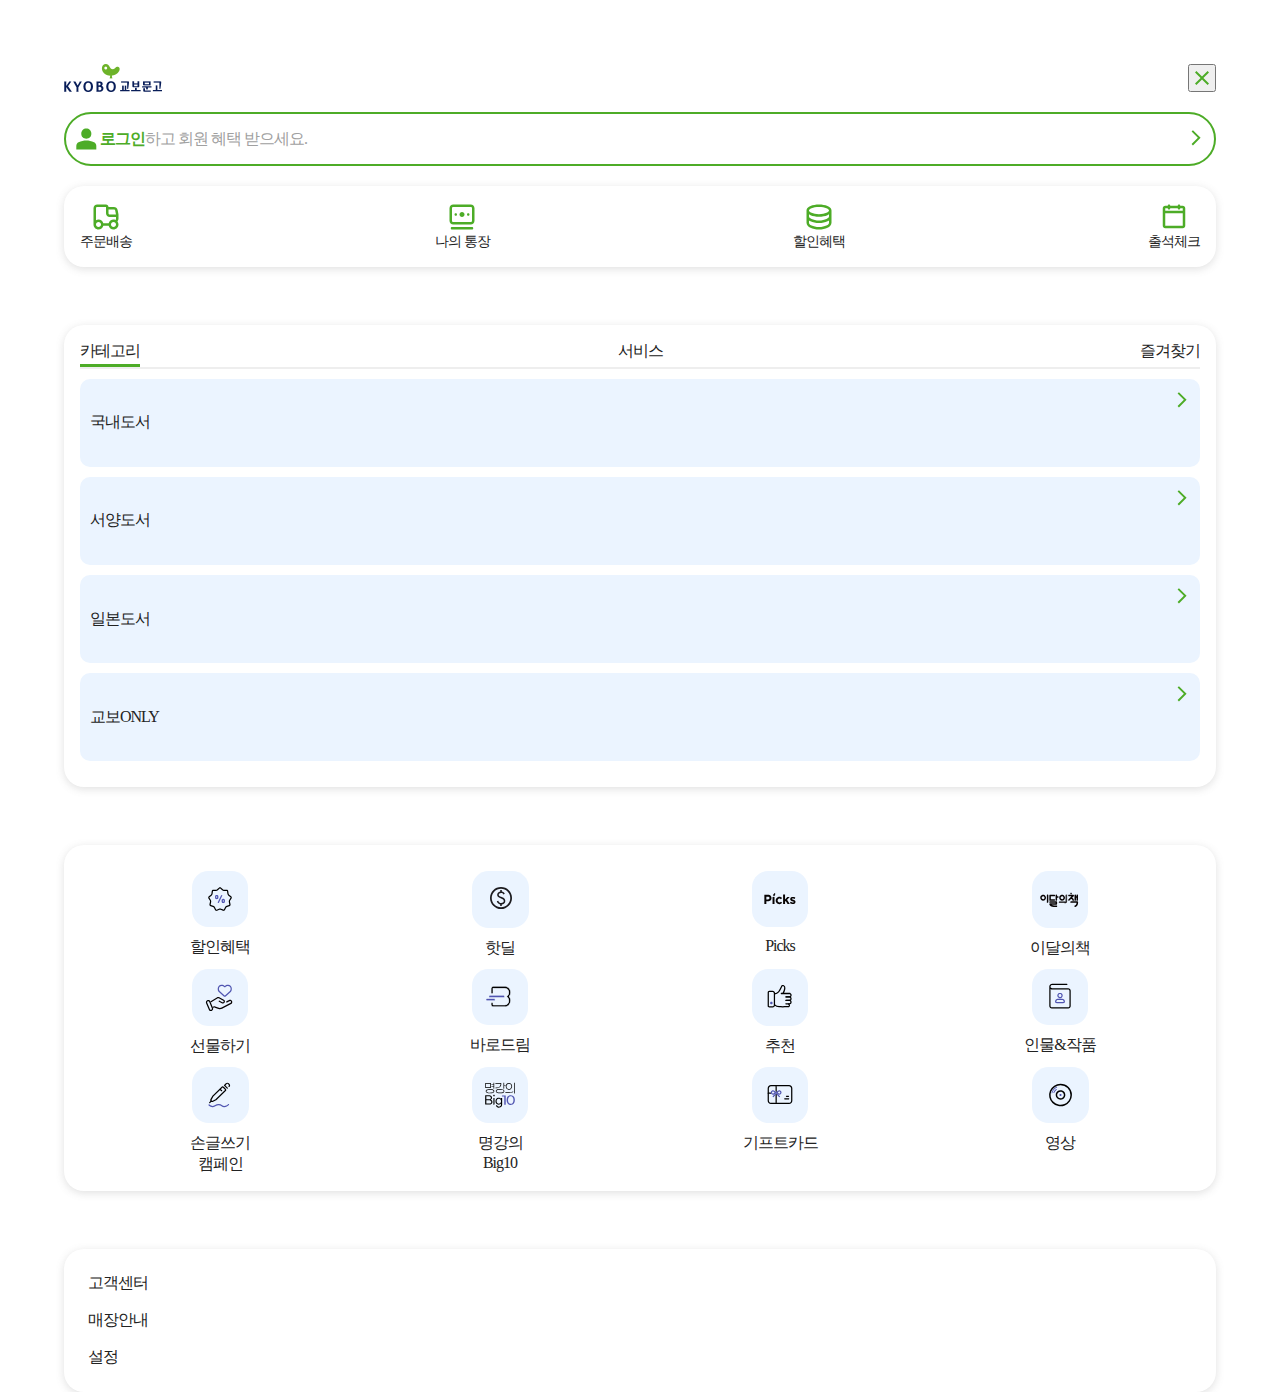
<file: menu.html>
<!DOCTYPE html>
<html lang="euc-kr">
<head>
    <meta charset="UTF-8">
    <meta name="viewport" content="width=device-width, initial-scale=1.0">
    <link rel="stylesheet" href="./menu.css">
    <title>menu</title>
</head>
<body>
    <header>
        <div class="inner">
            <h1><a href="index.html"><img src="./images/logo_kyobo.png" alt="교보문고"></a></h1>
            <button><img src="./images/close.svg" alt="닫기"></button>
            <a href="#" class="menu__login">
            
                    <span><img src="./images/person.svg" alt="로그인 아이콘"> 로그인</span>하고 회원 혜택 받으세요.
         
            </a> 
    
            <ul class="menu__main book__wrap__white">
                <li><a href="#"><img src="./images/truck.svg" alt="주문배송">주문배송</a></li>
                <li><a href="#"><img src="./images/money.svg" alt="나의 통장">나의 통장</a></li>
                <li><a href="#"><img src="./images/coins.svg" alt="할인혜택">할인혜택</a></li>
                <li><a href="#"><img src="./images/calendar.svg" alt="출석체크">출석체크</a></li>
            </ul>
        </div>

    </header>

    <div class="inner">
        <section>
            <div class="menu__category__wrap book__wrap__white">
                <ul class="main__categoty">
                    <li><a href="#" class="on">카테고리</a></li>
                    <li><a href="#">서비스</a></li>
                    <li><a href="#">즐겨찾기</a></li>
                </ul> 
        
                <div class="menu__category">
                    <a href="#">국내도서</a>
                </div>
        
                <div class="menu__category">
                    <a href="#">서양도서</a>
                </div>
    
                <div class="menu__category">
                    <a href="#">일본도서</a>
                </div>
    
                <div class="menu__category">
                    <a href="#">교보ONLY</a>
                </div>
            </div>
    
        </section>
    
    
        <section class="book__wrap__white">
            <ul class="menu__marketing">
                <li><a href="#"><img src="./images/ico_marketing01.svg" alt="할인혜택">할인혜택</a></li>
                <li><a href="#"><img src="./images/ico_marketing02.svg" alt="핫딜">핫딜</a></li>
                <li><a href="#"><img src="./images/ico_marketing03.svg" alt="Picks">Picks</a></li>
                <li><a href="#"><img src="./images/ico_marketing04.svg" alt="이달의책">이달의책</a></li>
                <li><a href="#"><img src="./images/ico_marketing05.svg" alt="선물하기">선물하기</a></li>
                <li><a href="#"><img src="./images/ico_marketing06.svg" alt="바로드림">바로드림</a></li>
                <li><a href="#"><img src="./images/ico_marketing07.svg" alt="추천">추천</a></li>
                <li><a href="#"><img src="./images/ico_marketing08.svg" alt="인물&작품">인물&작품</a></li>
                <li><a href="#"><img src="./images/ico_marketing09.svg" alt="손글쓰기캠페인">손글쓰기<br>캠페인</a></li>
                <li><a href="#"><img src="./images/ico_marketing10.svg" alt="명강의Big10">명강의<br>Big10</a></li>
                <li><a href="#"><img src="./images/ico_marketing11.svg" alt="기프트카드">기프트카드</a></li>
                <li><a href="#"><img src="./images/ico_marketing12.svg" alt="음반/영상">영상</a></li>
    
            </ul>
        </section>
    
        <section class="book__wrap__white">
            <ul class="menu__etc">
                <li><a href=#">고객센터</a></li>
                <li><a href=#">매장안내</a></li>
                <li><a href=#">설정</a></li>
            </ul>
        </section>
    </div>

    
</body>
</html>
</file>
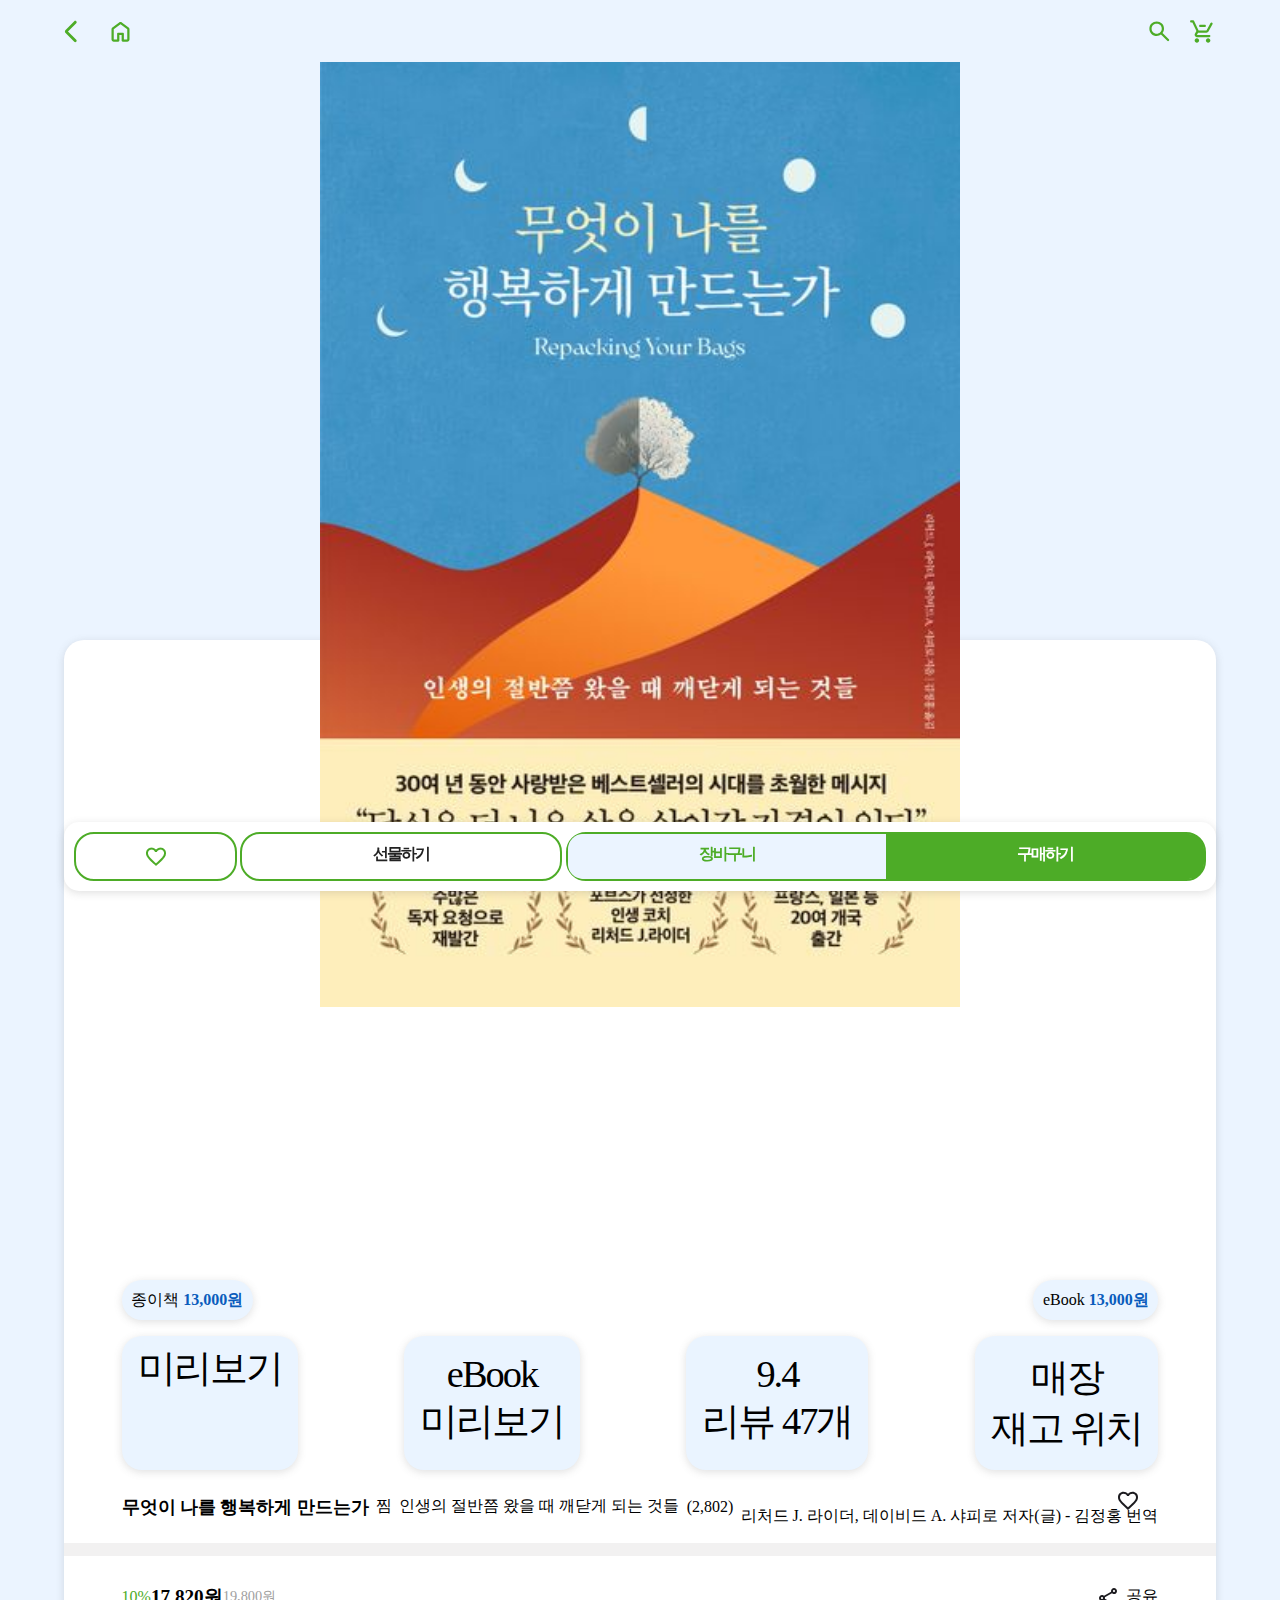
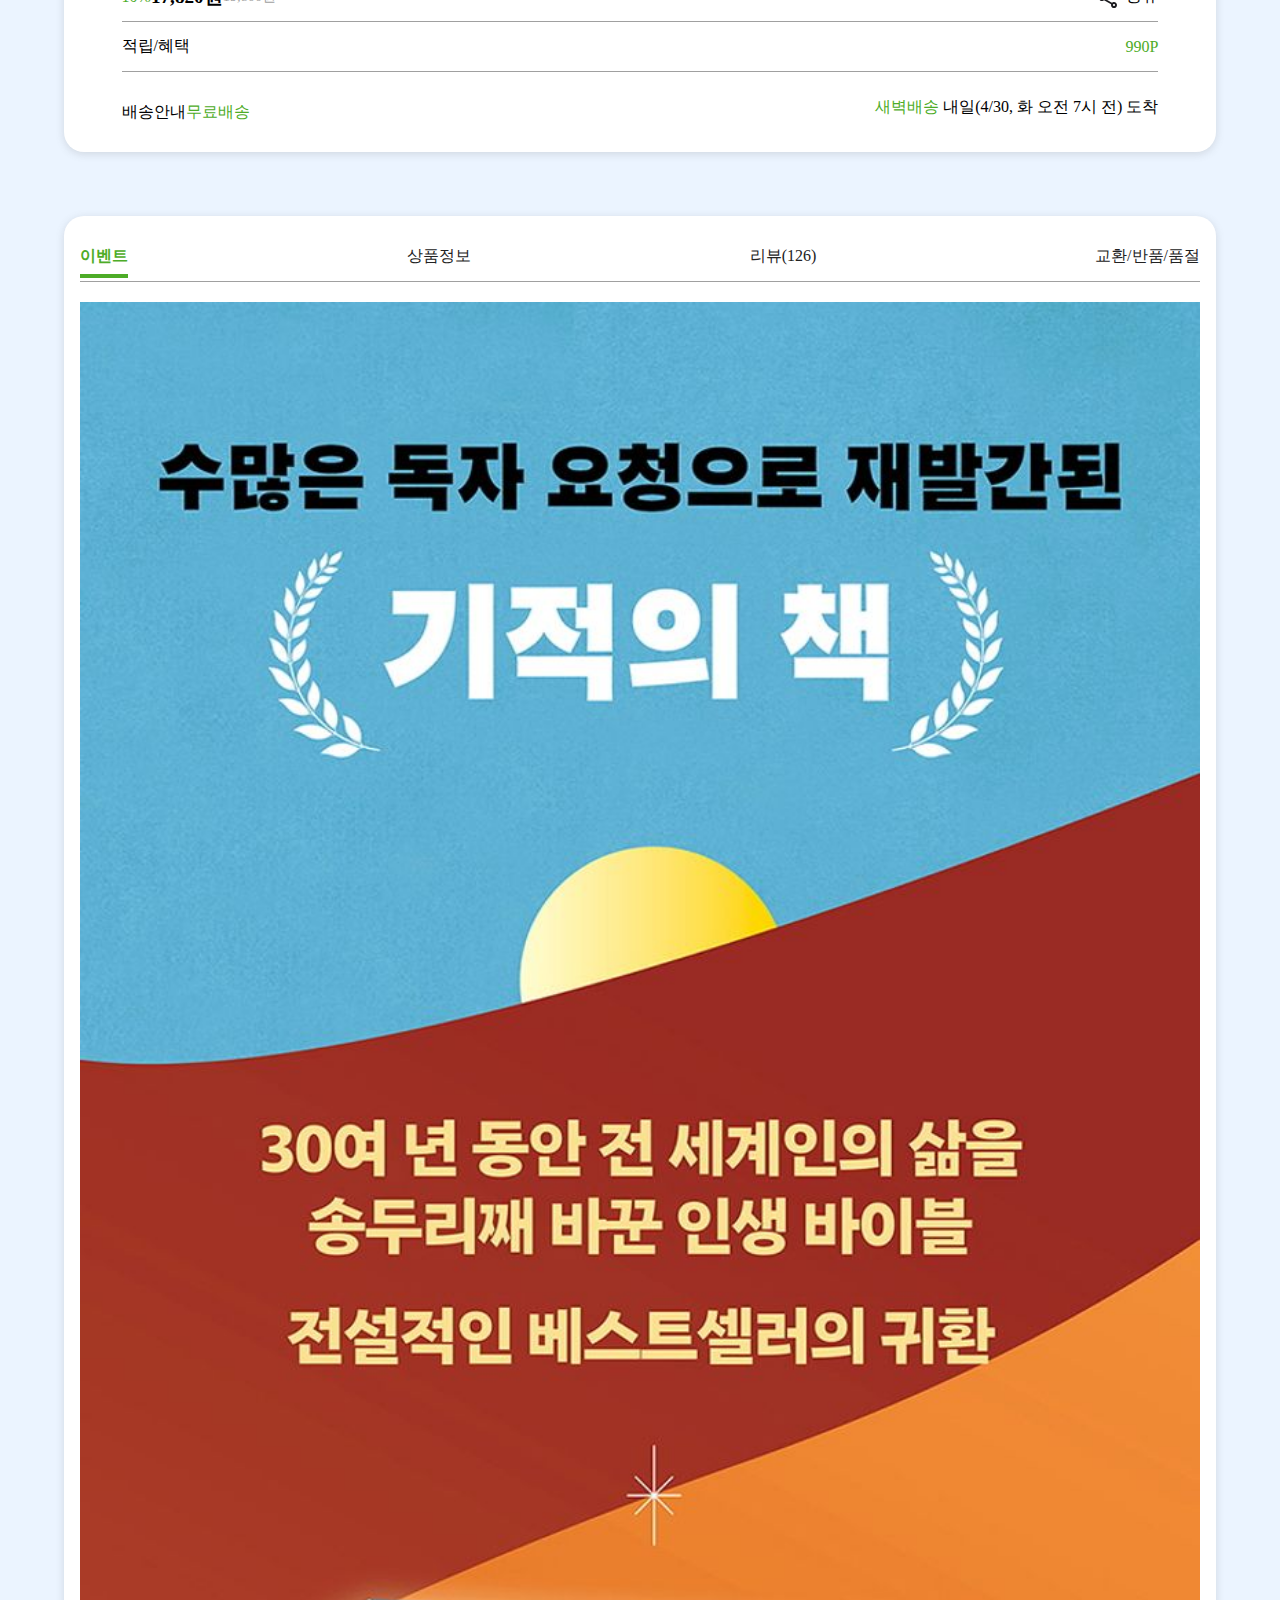
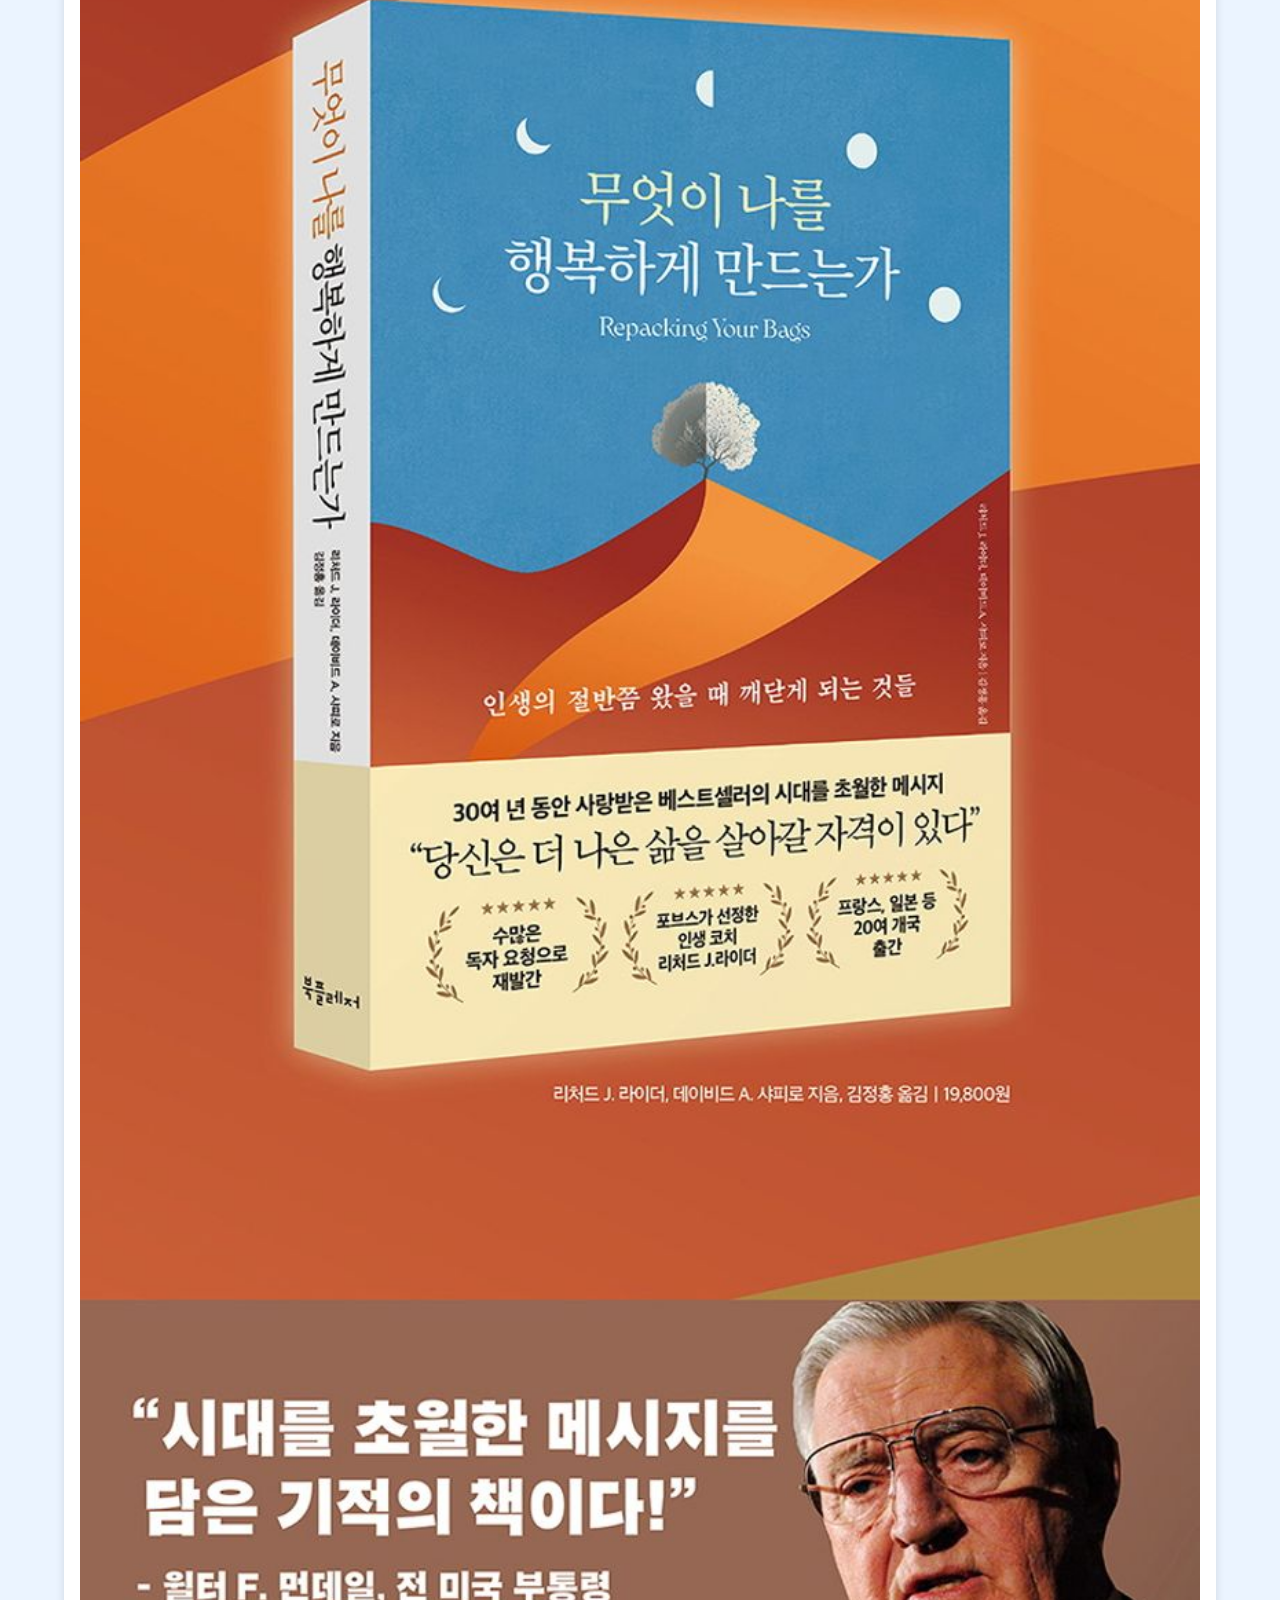
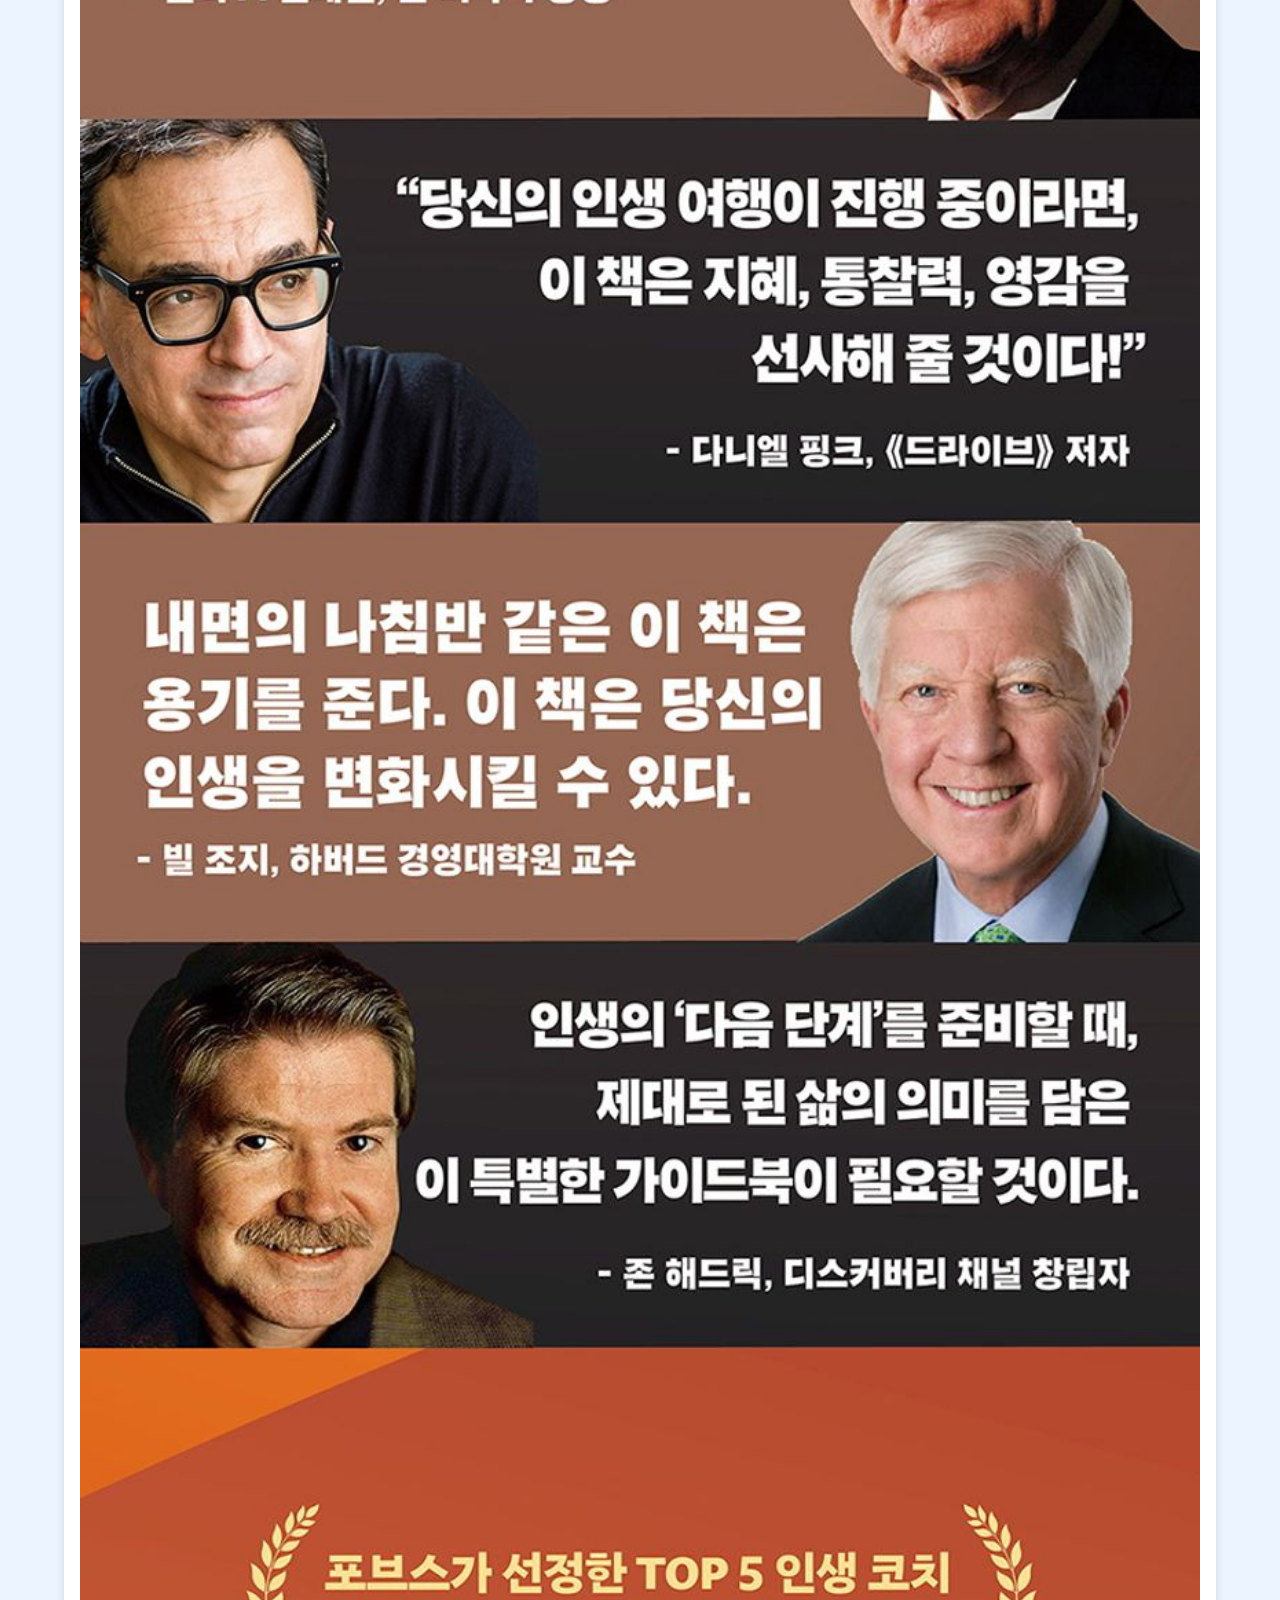
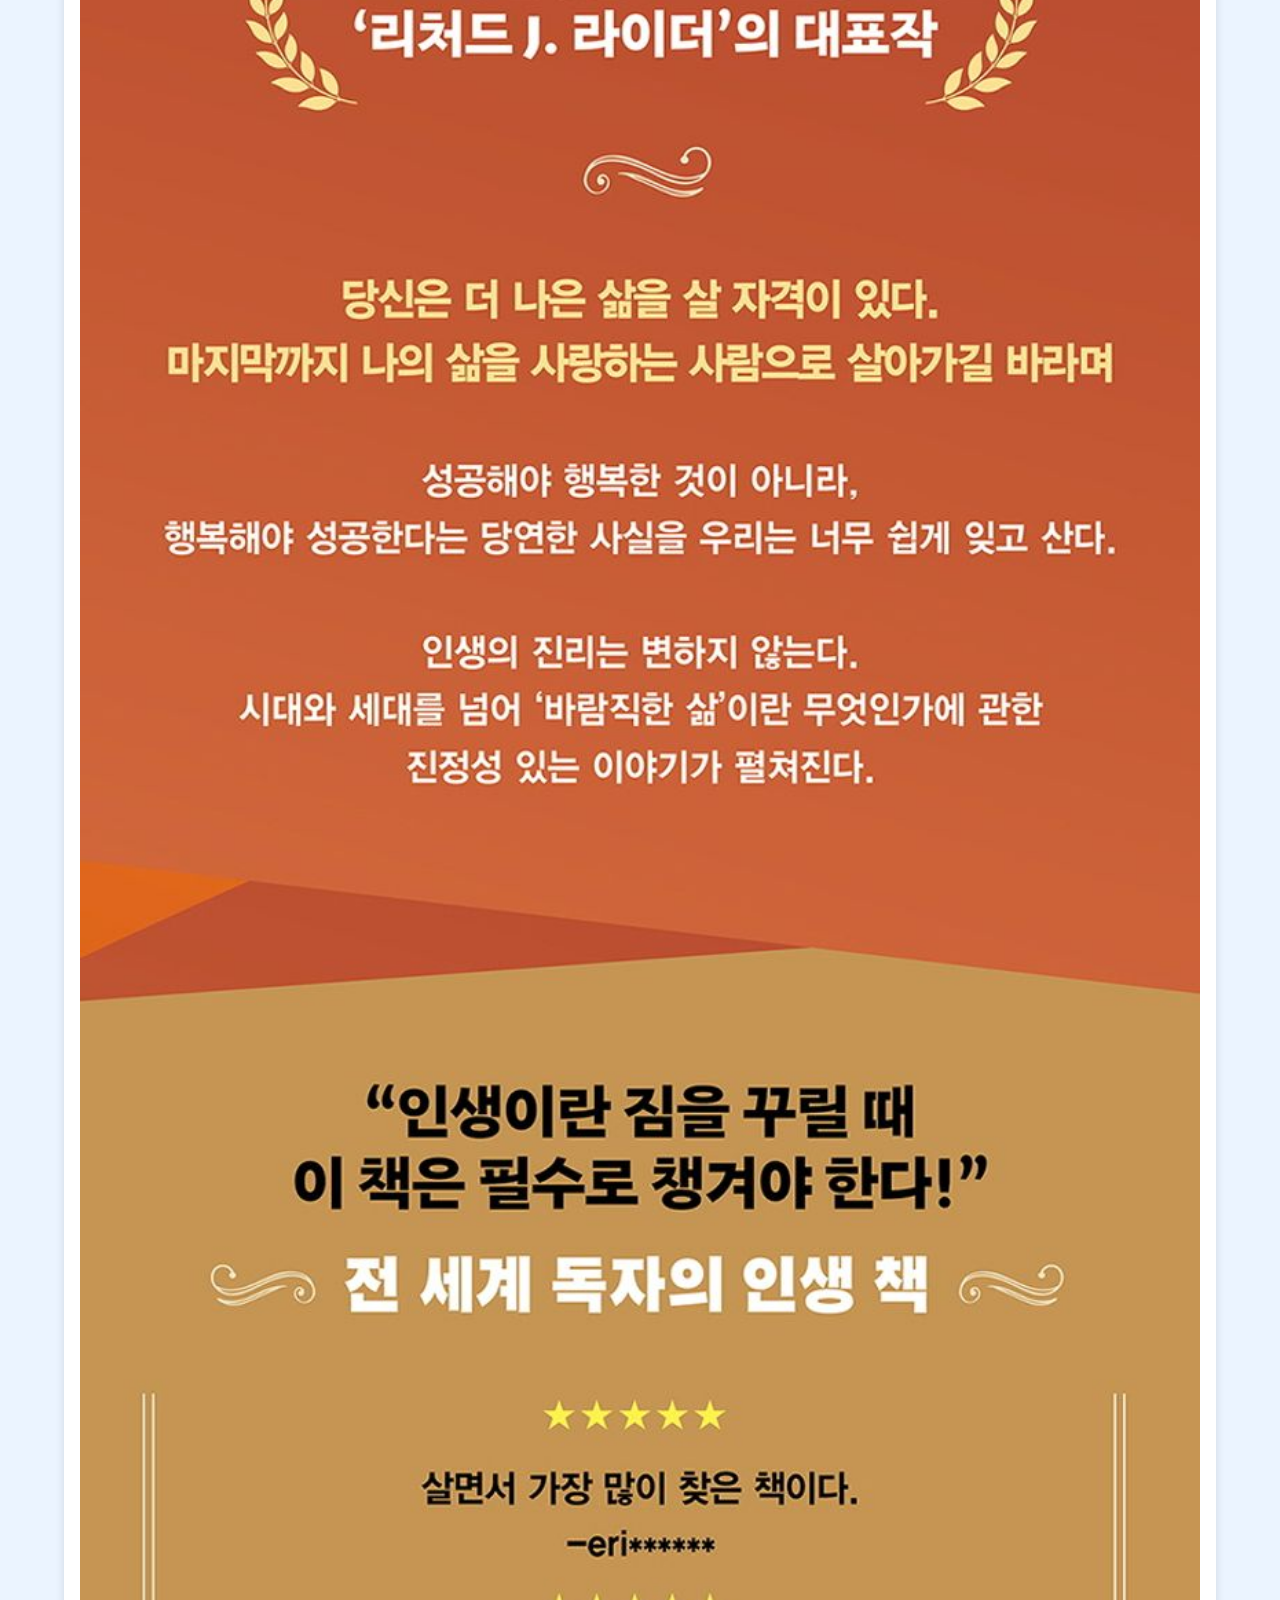
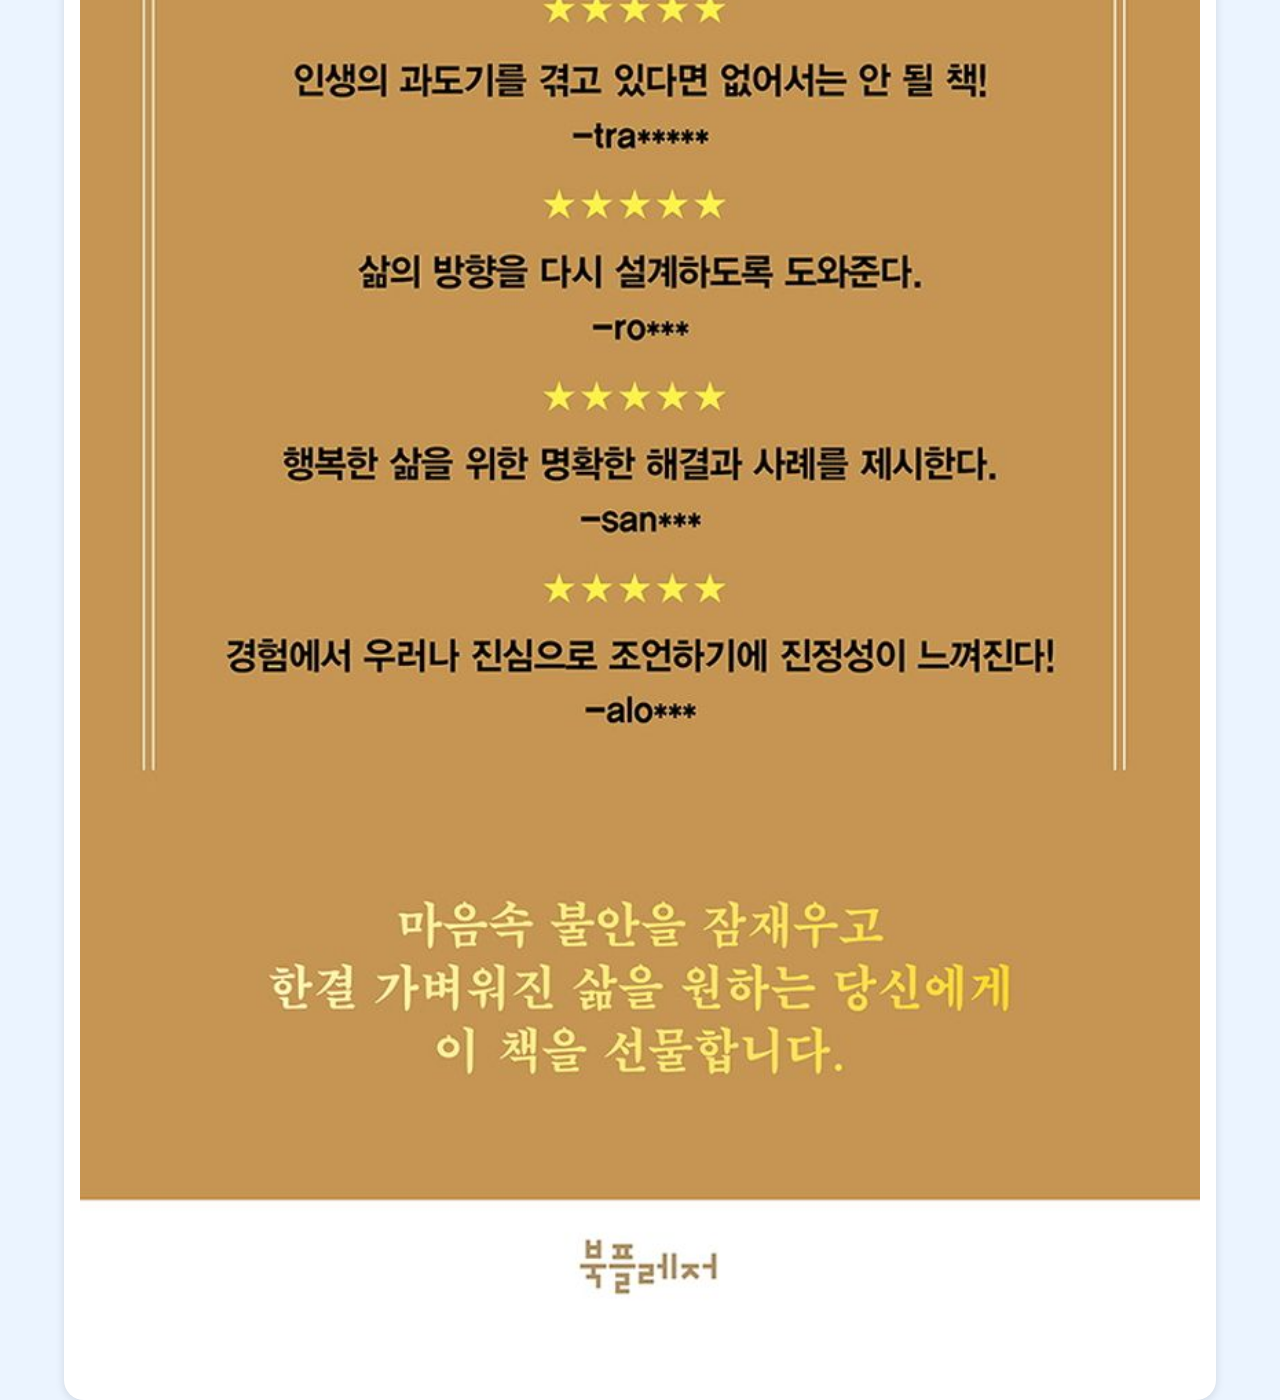
<file: sub.html>
<!DOCTYPE html>
<html lang="euc-kr">
<head>
    <meta charset="UTF-8">
    <meta name="viewport" content="width=device-width, initial-scale=1.0">
    <!-- css style -->
    <link rel="stylesheet" href="sub__style.css">
    <title>도서 상세 페이지</title>
</head>
<body>

    <header>
        <nav  class="inner">
            <ul>
                <li><a href="#"><img src="./images/arrow_back.svg" alt="뒤로가기"></a></li>
                <li><a href="#"><img src="./images/home_s.svg" alt="메인으로 이동"></a></li>
                <li class="auto"><a href="#"><img src="./images/search_s.svg" alt="검색하기"></a></li>
                <li><a href="#"><img src="./images/cart_s.svg" alt="장바구니"></a></li>
            </ul>
        </nav>
    </header>

    <main class="book__wrap__white inner">

        <div class="inner">

            <div class="book__obj"><img src="./images/book2.jpg" alt=""></div>
            <ul class="price__area">
                <li class="book__wrap__blue">종이책 <span>13,000원</span></li>
                <li class="book__wrap__blue">eBook <span>13,000원</span></li>
            </ul>
            <ul class="info__area">
                <li class="book__wrap__blue">미리보기</li>
                <li class="book__wrap__blue">
                    eBook<br/>
                    미리보기
                </li>
                <li class="book__wrap__blue">
                    9.4<br/>
                    리뷰 47개
                </li>
                <li class="book__wrap__blue">매장<br/>재고 위치</li>
            </ul>


            <ul class="title__area">
                <li><h1>무엇이 나를 행복하게 만드는가</h1></li>
                <li class="ico_wish">찜</li>
                <li>인생의 절반쯤 왔을 때 깨닫게 되는 것들</li>
                <li>(2,802)</li>
                <li>리처드 J. 라이더, 데이비드 A. 샤피로 저자(글) - 김정홍 
                    번역</li>
            </ul>
        </div>
        <div class="section__border"></div>

        <div class="other__info inner">
            <ul>
                <li class="green">10%</li>
                <li class="sale">17,820원</li>
                <li class="price">19,800원</li>
                <li class="share">공유</li>
            </ul>
            <ul>
                <li>적립/혜택</li>
                <li class="green">990P</li>
            </ul>
            <ul>
                <li>배송안내</li>
                <li class="green">무료배송</li>
                <li> <span class="green">새벽배송</span>
                    내일(4/30, 화 오전 7시 전) 도착</li>
            </ul>
        </div>
    </main>

    <section class="product__detail book__wrap__white inner">
        <ul>
            <li><a  class="on" href="#">이벤트</a></li>
            <li><a href="#">상품정보</a></li>
            <li><a href="#">리뷰(126)</a></li>
            <li><a href="#">교환/반품/품절</a></li>
        </ul>
        
        <div class="product__detail__area">
            <img src="./images/detail.jpg" alt="">
        </div>
    </section>


    <footer  id="tab__bar">
        <ul>
            <li><a href="#"><img src="./images/favorite_g.png" alt="찜하기"></a></li>
            <li><a href="#">선물하기</a></li>
            <li>
                <a href="#" class="tab__cart">
                    <span>장바구니</span>
                </a>
                <a href="#" class="tab__buy">
                    <span>구매하기</span>
                </a>
            </li>
        </ul>
    </footer>


    
</body>
</html>
</file>
<file: menu.css>
@import url(./common.css);

a {letter-spacing: -1px;}
.book__wrap__white {margin-bottom: 5%;}

header { position: relative; margin-top: 5%; }
header h1 { width: 98px; }
header h1 a img { width: 100%; }
header button { position: absolute; top: 0; right: 5%; }

.menu__login { position: relative; display: inline-block; width: 100%; border: 2px solid var(--green-color); margin: 20px 0; border-radius: 30px; line-height: 50px;}
.menu__login img {margin-top: calc((50px - 22px)/2); margin-left: 10px;}
.menu__login span {font-weight: 600; color: var(--green-color);}
.menu__login {color: #A0A0A0;}
.menu__login::before {content: ''; display: inline-block; position: absolute; right:10px; top: calc((50px - 22px)/2); background: url(./images/menu_back.svg); width: 18px; height: 18px;}

.menu__main {display: flex; align-items: center; justify-content: space-between;}
.menu__main li a {font-size: 0.9rem; }
.menu__main li img {display: block; margin: 0 auto;}

.main__categoty {display: flex; justify-content: space-between;}
.main__categoty { padding-bottom: 5px; border-bottom: 2px solid #eee;}
.main__categoty a.on {padding-bottom: 5px; border-bottom: 3px solid var(--green-color);}

.menu__category { position: relative; width: 100%;margin: 10px 0;  background-color: var(--bg-primary); border-radius: 10px;}
.menu__category a { display: inline-block; width: 100%; height: 100%; padding:3% 0; padding-left: 10px; font-weight: 500;}
.menu__category a::before {content: ''; display: inline-block; position: absolute; right:10px; top: calc((40px - 18px)/2); background: url(./images/menu_back.svg); width: 18px; height: 18px;}

.menu__marketing {display: flex; justify-content: space-between; flex-wrap: wrap;  }
.menu__marketing li {width:25%; text-align: center;}
.menu__marketing li a {margin: 4px 0;}
.menu__marketing li img {display: block; margin: 10px auto; }

.menu__etc a { display: inline-block; padding: 0.5rem;}
</file>
<file: sub__style.css>
@import url(./common.css);

body {background-color: var(--bg-primary);}
header {position: fixed; top: 0; left: 0; width: 100%; background-color:var(--bg-primary) ; z-index: 999; }
header nav ul {display: flex; justify-content: flex-start; align-items: center; height: 62px; gap: 1rem; }
header nav ul li.auto {margin-left: auto;}

main.book__wrap__white {padding: 0;}
main.book__wrap__white { margin-top: 50%; padding-top: 50%;}
main.book__wrap__white .book__obj {position: absolute; top: 60px; left:calc((100% - 50%)/2); width:50%;}
main.book__wrap__white .book__obj img {width: 100%;}
main.book__wrap__white .price__area li {padding: 0.6rem;}
main.book__wrap__white .price__area span {color: var(--main-color); font-weight: 900;}
main.book__wrap__white .price__area {display: flex; align-items: center; justify-content:space-between; gap: 1rem;}
main.book__wrap__white .info__area {display: flex; justify-content: space-between; letter-spacing: -2px; gap: 0.5rem; text-align: center; font-size: 3vw; font-weight: 500; margin: 1rem 0; }
h1 > span {margin-left: auto;}
main.book__wrap__white .info__area li:first-child.book__wrap__blue { height: auto; line-height: 32px;}

.title__area { position: relative; display: flex; flex-wrap: wrap; justify-content: space-between; align-items: center;}
.title__area h1 {font-size: 1.1rem;}
.title__area .ico_wish::before {content: ''; display: inline-block; background: url(images/favorite.svg)no-repeat center center; width: 40px; height: 40px; position: absolute; right: 10px; top: -5px;}
.title__area li:last-child {margin-top: 20px;}

.other__info ul { position: relative; display: flex; flex-wrap: wrap; align-items: center; justify-content: space-between; height: 50px;}
.other__info ul {border-bottom: 1px solid #A0A0A0;}
.other__info ul:last-child {border: 0; height: 80px;}
.other__info ul li:last-child {margin-left: auto;}
.other__info ul:last-child li:last-child {padding-bottom: 10px;}
.other__info .green {color: var(--green-color); font-weight: 500;}
.other__info .sale {font-weight: 800; font-size: 1.2rem;}
.other__info .price {color: #A0A0A0; font-size: 0.9rem;}
.other__info .share::before {content: ''; display: inline-block; background: url(images/share.svg)no-repeat center center; width: 40px; height: 40px; position: absolute; right: 30px; top: 6px;}



/* 상세 */

.product__detail {margin-top: 5%; }
.product__detail ul {display: flex; justify-content: space-between; align-items: center; height: 50px;  margin-bottom: 20px; border-bottom: 1px solid #A0A0A0; }
.product__detail ul li a.on {color: var(--green-color); font-weight: 800; padding-bottom:10px; border-bottom: 4px solid var(--green-color); }
.product__detail__area img {width: 100%;}


/* footer */

footer ul {display: flex; justify-content: space-between; align-items: center; gap: 0.2rem; width: 100%; padding:10px 10px; border-radius: 40px;}
footer ul li {border: 2px solid var(--green-color); border-radius: 20px; font-size: 0.9rem; letter-spacing: -2px;}
footer ul li { text-align: center; }
footer ul li:nth-child(1) {flex: 1;}
footer ul li:nth-child(2) {flex: 2;}
footer ul li:nth-child(3) {flex: 4;}
footer ul li:nth-child(3) a { float: left; width: 50%; }
footer ul li a { display: inline-block; width: 100%; height: 45px; line-height: 40px;  font-weight: 600; }
footer ul li a img { margin-top: calc((45px - 24px)/2); }
footer ul li .tab__cart { background-color: var(--bg-primary); border-top-left-radius: 15px; border-bottom-left-radius: 15px; color: var(--green-color); }
footer ul li .tab__buy { background-color: var(--green-color); border-top-right-radius: 15px; border-bottom-right-radius: 15px; color: #fff; }
</file>
